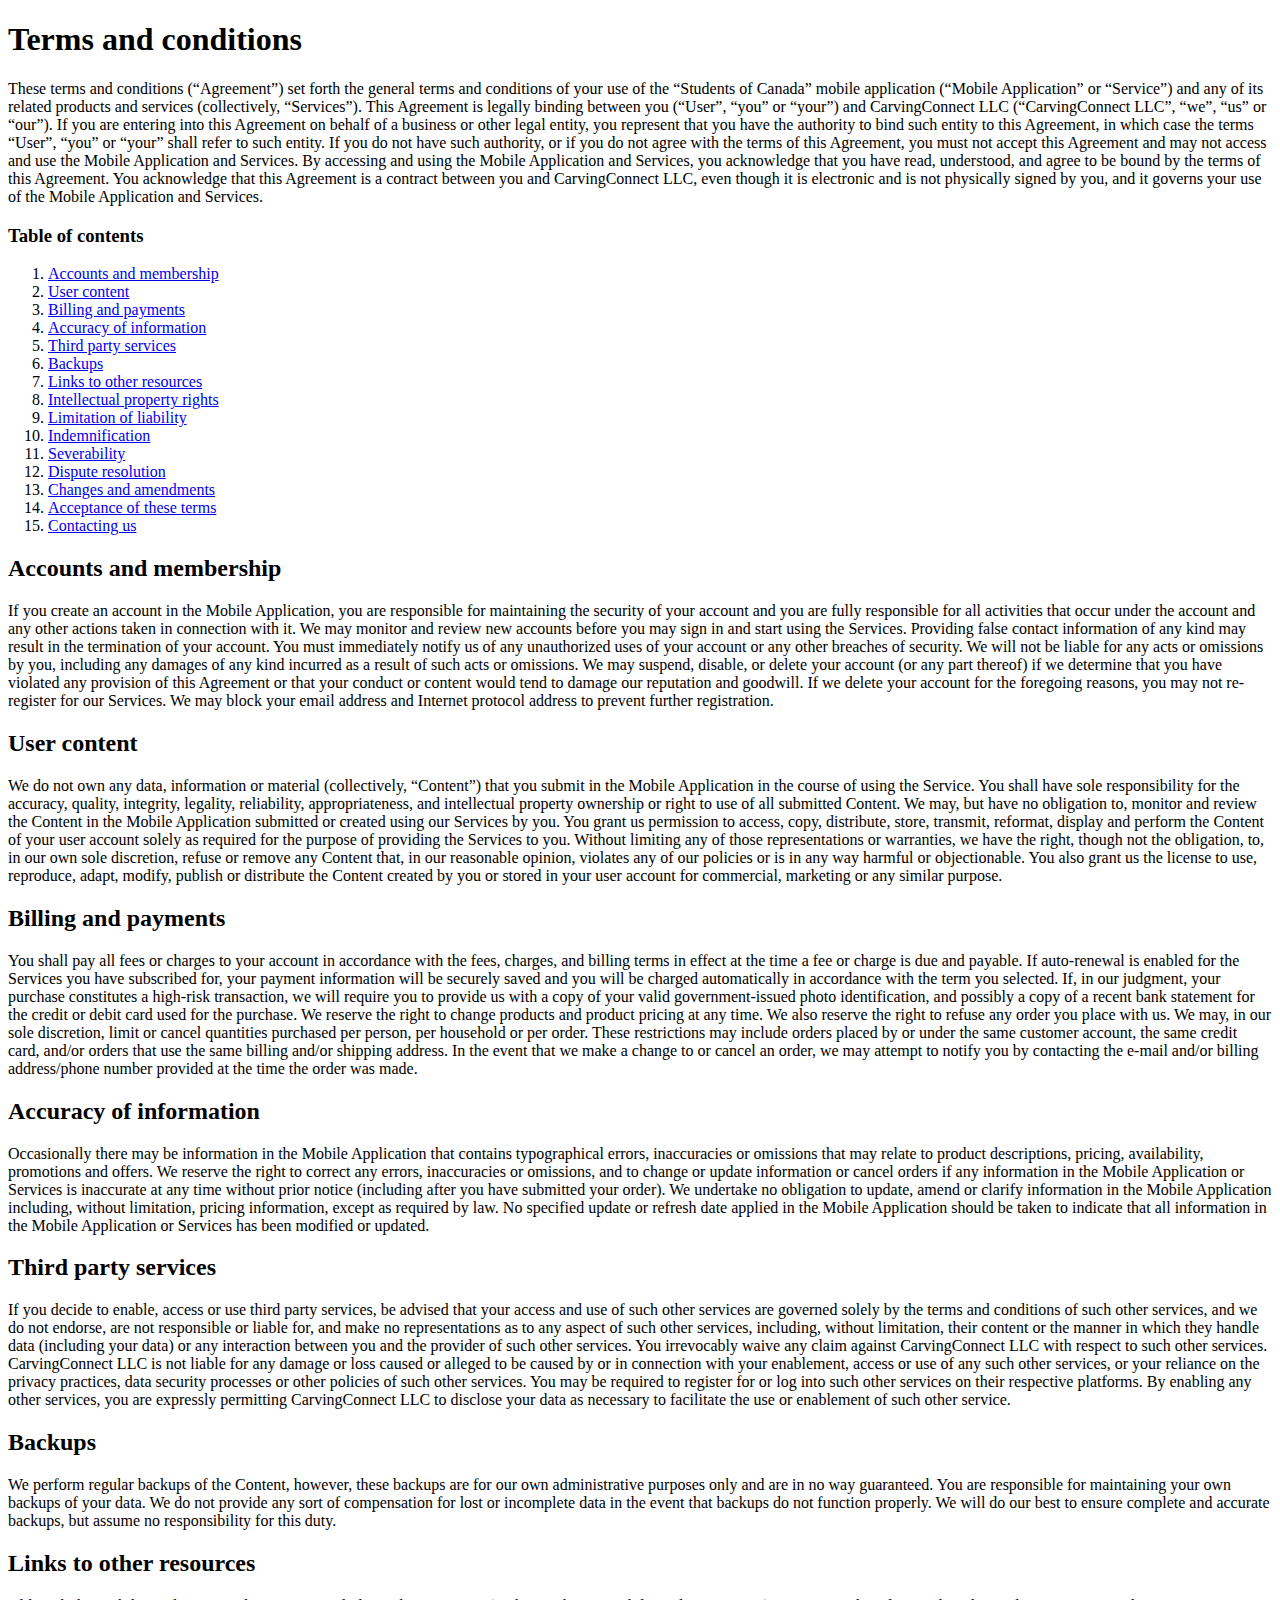
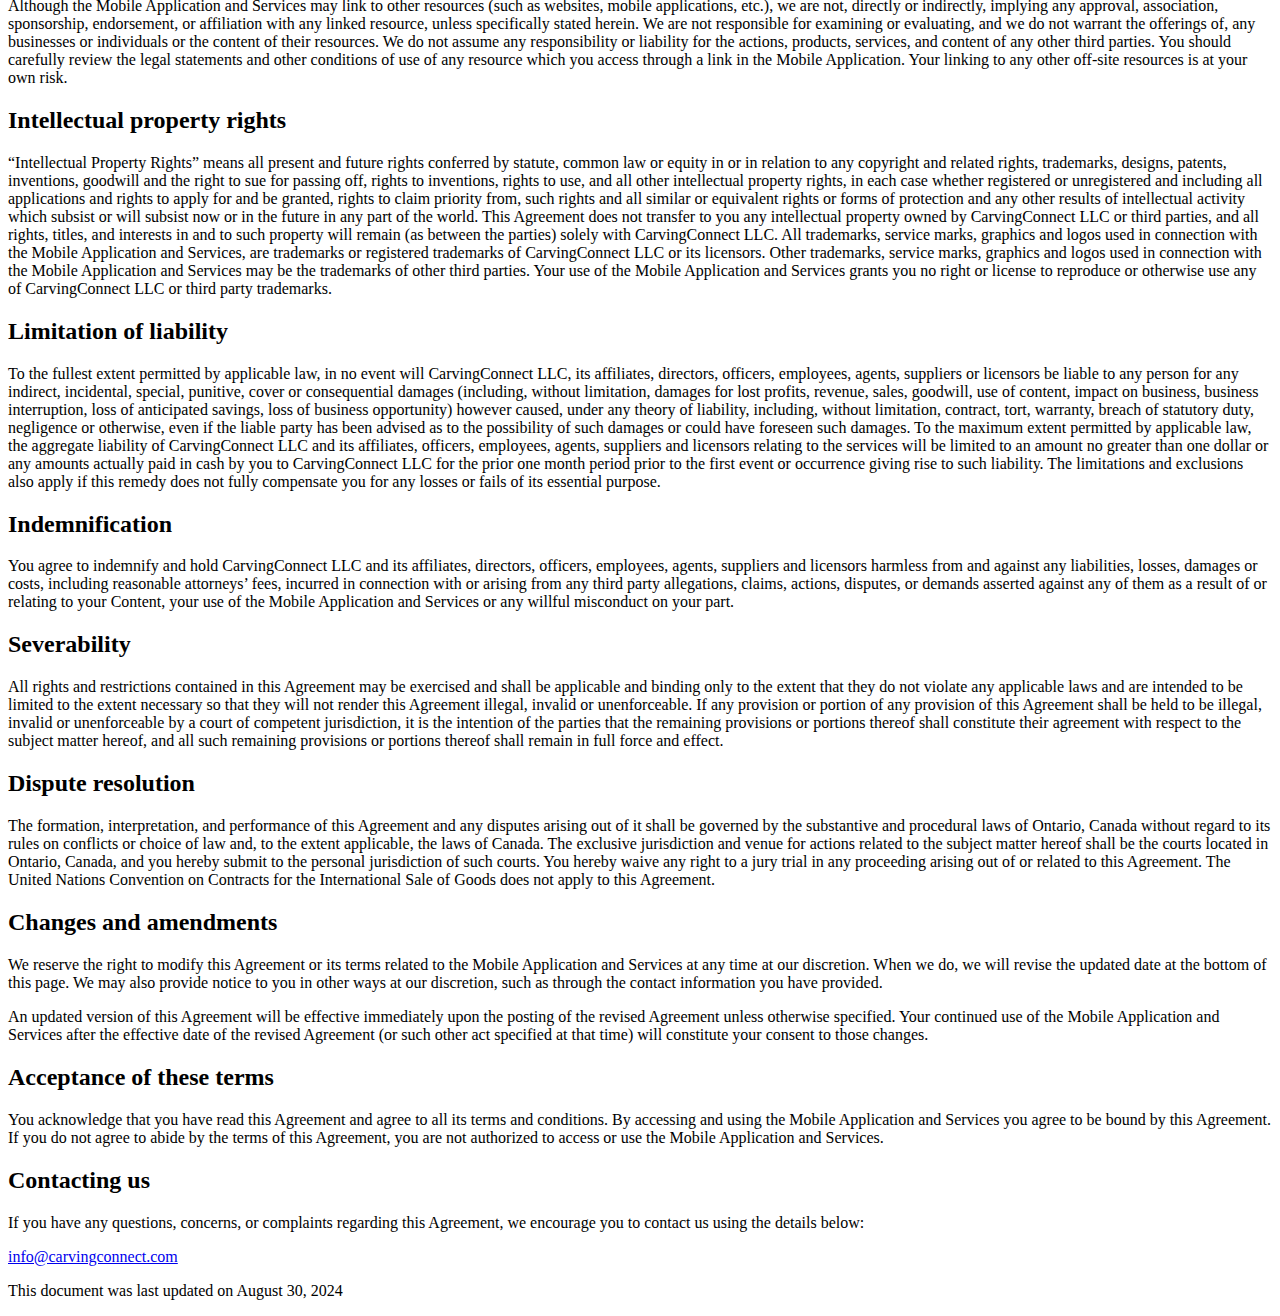
<file: privacypolicy.html>
<!DOCTYPE html>
<head>

</head>
<body>

    <h1>Terms and conditions</h1>
<p>These terms and conditions (“Agreement”) set forth the general terms and conditions of your use of the “Students of
    Canada” mobile application (“Mobile Application” or “Service”) and any of its related products and services
    (collectively, “Services”). This Agreement is legally binding between you (“User”, “you” or “your”) and
    CarvingConnect LLC (“CarvingConnect LLC”, “we”, “us” or “our”). If you are entering into this Agreement on behalf of
    a business or other legal entity, you represent that you have the authority to bind such entity to this Agreement,
    in which case the terms “User”, “you” or “your” shall refer to such entity. If you do not have such authority, or if
    you do not agree with the terms of this Agreement, you must not accept this Agreement and may not access and use the
    Mobile Application and Services. By accessing and using the Mobile Application and Services, you acknowledge that
    you have read, understood, and agree to be bound by the terms of this Agreement. You acknowledge that this Agreement
    is a contract between you and CarvingConnect LLC, even though it is electronic and is not physically signed by you,
    and it governs your use of the Mobile Application and Services.</p>
<div class="toc">
    <h3>Table of contents</h3>
    <ol class="toc">
        <li><a href="#accounts-and-membership">Accounts and membership</a></li>
        <li><a href="#user-content">User content</a></li>
        <li><a href="#billing-and-payments">Billing and payments</a></li>
        <li><a href="#accuracy-of-information">Accuracy of information</a></li>
        <li><a href="#third-party-services">Third party services</a></li>
        <li><a href="#backups">Backups</a></li>
        <li><a href="#links-to-other-resources">Links to other resources</a></li>
        <li><a href="#intellectual-property-rights">Intellectual property rights</a></li>
        <li><a href="#limitation-of-liability">Limitation of liability</a></li>
        <li><a href="#indemnification">Indemnification</a></li>
        <li><a href="#severability">Severability</a></li>
        <li><a href="#dispute-resolution">Dispute resolution</a></li>
        <li><a href="#changes-and-amendments">Changes and amendments</a></li>
        <li><a href="#acceptance-of-these-terms">Acceptance of these terms</a></li>
        <li><a href="#contacting-us">Contacting us</a></li>
    </ol>
</div>
<h2 id="accounts-and-membership">Accounts and membership</h2>
<p>If you create an account in the Mobile Application, you are responsible for maintaining the security of your account
    and you are fully responsible for all activities that occur under the account and any other actions taken in
    connection with it. We may monitor and review new accounts before you may sign in and start using the Services.
    Providing false contact information of any kind may result in the termination of your account. You must immediately
    notify us of any unauthorized uses of your account or any other breaches of security. We will not be liable for any
    acts or omissions by you, including any damages of any kind incurred as a result of such acts or omissions. We may
    suspend, disable, or delete your account (or any part thereof) if we determine that you have violated any provision
    of this Agreement or that your conduct or content would tend to damage our reputation and goodwill. If we delete
    your account for the foregoing reasons, you may not re-register for our Services. We may block your email address
    and Internet protocol address to prevent further registration.</p>
<h2 id="user-content">User content</h2>
<p>We do not own any data, information or material (collectively, “Content”) that you submit in the Mobile Application
    in the course of using the Service. You shall have sole responsibility for the accuracy, quality, integrity,
    legality, reliability, appropriateness, and intellectual property ownership or right to use of all submitted
    Content. We may, but have no obligation to, monitor and review the Content in the Mobile Application submitted or
    created using our Services by you. You grant us permission to access, copy, distribute, store, transmit, reformat,
    display and perform the Content of your user account solely as required for the purpose of providing the Services to
    you. Without limiting any of those representations or warranties, we have the right, though not the obligation, to,
    in our own sole discretion, refuse or remove any Content that, in our reasonable opinion, violates any of our
    policies or is in any way harmful or objectionable. You also grant us the license to use, reproduce, adapt, modify,
    publish or distribute the Content created by you or stored in your user account for commercial, marketing or any
    similar purpose.</p>
<h2 id="billing-and-payments">Billing and payments</h2>
<p>You shall pay all fees or charges to your account in accordance with the fees, charges, and billing terms in effect
    at the time a fee or charge is due and payable. If auto-renewal is enabled for the Services you have subscribed for,
    your payment information will be securely saved and you will be charged automatically in accordance with the term
    you selected. If, in our judgment, your purchase constitutes a high-risk transaction, we will require you to provide
    us with a copy of your valid government-issued photo identification, and possibly a copy of a recent bank statement
    for the credit or debit card used for the purchase. We reserve the right to change products and product pricing at
    any time. We also reserve the right to refuse any order you place with us. We may, in our sole discretion, limit or
    cancel quantities purchased per person, per household or per order. These restrictions may include orders placed by
    or under the same customer account, the same credit card, and/or orders that use the same billing and/or shipping
    address. In the event that we make a change to or cancel an order, we may attempt to notify you by contacting the
    e-mail and/or billing address/phone number provided at the time the order was made.</p>
<h2 id="accuracy-of-information">Accuracy of information</h2>
<p>Occasionally there may be information in the Mobile Application that contains typographical errors, inaccuracies or
    omissions that may relate to product descriptions, pricing, availability, promotions and offers. We reserve the
    right to correct any errors, inaccuracies or omissions, and to change or update information or cancel orders if any
    information in the Mobile Application or Services is inaccurate at any time without prior notice (including after
    you have submitted your order). We undertake no obligation to update, amend or clarify information in the Mobile
    Application including, without limitation, pricing information, except as required by law. No specified update or
    refresh date applied in the Mobile Application should be taken to indicate that all information in the Mobile
    Application or Services has been modified or updated.</p>
<h2 id="third-party-services">Third party services</h2>
<p>If you decide to enable, access or use third party services, be advised that your access and use of such other
    services are governed solely by the terms and conditions of such other services, and we do not endorse, are not
    responsible or liable for, and make no representations as to any aspect of such other services, including, without
    limitation, their content or the manner in which they handle data (including your data) or any interaction between
    you and the provider of such other services. You irrevocably waive any claim against CarvingConnect LLC with respect
    to such other services. CarvingConnect LLC is not liable for any damage or loss caused or alleged to be caused by or
    in connection with your enablement, access or use of any such other services, or your reliance on the privacy
    practices, data security processes or other policies of such other services. You may be required to register for or
    log into such other services on their respective platforms. By enabling any other services, you are expressly
    permitting CarvingConnect LLC to disclose your data as necessary to facilitate the use or enablement of such other
    service.</p>
<h2 id="backups">Backups</h2>
<p>We perform regular backups of the Content, however, these backups are for our own administrative purposes only and
    are in no way guaranteed. You are responsible for maintaining your own backups of your data. We do not provide any
    sort of compensation for lost or incomplete data in the event that backups do not function properly. We will do our
    best to ensure complete and accurate backups, but assume no responsibility for this duty.</p>
<h2 id="links-to-other-resources">Links to other resources</h2>
<p>Although the Mobile Application and Services may link to other resources (such as websites, mobile applications,
    etc.), we are not, directly or indirectly, implying any approval, association, sponsorship, endorsement, or
    affiliation with any linked resource, unless specifically stated herein. We are not responsible for examining or
    evaluating, and we do not warrant the offerings of, any businesses or individuals or the content of their resources.
    We do not assume any responsibility or liability for the actions, products, services, and content of any other third
    parties. You should carefully review the legal statements and other conditions of use of any resource which you
    access through a link in the Mobile Application. Your linking to any other off-site resources is at your own risk.
</p>
<h2 id="intellectual-property-rights">Intellectual property rights</h2>
<p>“Intellectual Property Rights” means all present and future rights conferred by statute, common law or equity in or
    in relation to any copyright and related rights, trademarks, designs, patents, inventions, goodwill and the right to
    sue for passing off, rights to inventions, rights to use, and all other intellectual property rights, in each case
    whether registered or unregistered and including all applications and rights to apply for and be granted, rights to
    claim priority from, such rights and all similar or equivalent rights or forms of protection and any other results
    of intellectual activity which subsist or will subsist now or in the future in any part of the world. This Agreement
    does not transfer to you any intellectual property owned by CarvingConnect LLC or third parties, and all rights,
    titles, and interests in and to such property will remain (as between the parties) solely with CarvingConnect LLC.
    All trademarks, service marks, graphics and logos used in connection with the Mobile Application and Services, are
    trademarks or registered trademarks of CarvingConnect LLC or its licensors. Other trademarks, service marks,
    graphics and logos used in connection with the Mobile Application and Services may be the trademarks of other third
    parties. Your use of the Mobile Application and Services grants you no right or license to reproduce or otherwise
    use any of CarvingConnect LLC or third party trademarks.</p>
<h2 id="limitation-of-liability">Limitation of liability</h2>
<p>To the fullest extent permitted by applicable law, in no event will CarvingConnect LLC, its affiliates, directors,
    officers, employees, agents, suppliers or licensors be liable to any person for any indirect, incidental, special,
    punitive, cover or consequential damages (including, without limitation, damages for lost profits, revenue, sales,
    goodwill, use of content, impact on business, business interruption, loss of anticipated savings, loss of business
    opportunity) however caused, under any theory of liability, including, without limitation, contract, tort, warranty,
    breach of statutory duty, negligence or otherwise, even if the liable party has been advised as to the possibility
    of such damages or could have foreseen such damages. To the maximum extent permitted by applicable law, the
    aggregate liability of CarvingConnect LLC and its affiliates, officers, employees, agents, suppliers and licensors
    relating to the services will be limited to an amount no greater than one dollar or any amounts actually paid in
    cash by you to CarvingConnect LLC for the prior one month period prior to the first event or occurrence giving rise
    to such liability. The limitations and exclusions also apply if this remedy does not fully compensate you for any
    losses or fails of its essential purpose.</p>
<h2 id="indemnification">Indemnification</h2>
<p>You agree to indemnify and hold CarvingConnect LLC and its affiliates, directors, officers, employees, agents,
    suppliers and licensors harmless from and against any liabilities, losses, damages or costs, including reasonable
    attorneys’ fees, incurred in connection with or arising from any third party allegations, claims, actions, disputes,
    or demands asserted against any of them as a result of or relating to your Content, your use of the Mobile
    Application and Services or any willful misconduct on your part.</p>
<h2 id="severability">Severability</h2>
<p>All rights and restrictions contained in this Agreement may be exercised and shall be applicable and binding only to
    the extent that they do not violate any applicable laws and are intended to be limited to the extent necessary so
    that they will not render this Agreement illegal, invalid or unenforceable. If any provision or portion of any
    provision of this Agreement shall be held to be illegal, invalid or unenforceable by a court of competent
    jurisdiction, it is the intention of the parties that the remaining provisions or portions thereof shall constitute
    their agreement with respect to the subject matter hereof, and all such remaining provisions or portions thereof
    shall remain in full force and effect.</p>
<h2 id="dispute-resolution">Dispute resolution</h2>
<p>The formation, interpretation, and performance of this Agreement and any disputes arising out of it shall be governed
    by the substantive and procedural laws of Ontario, Canada without regard to its rules on conflicts or choice of law
    and, to the extent applicable, the laws of Canada. The exclusive jurisdiction and venue for actions related to the
    subject matter hereof shall be the courts located in Ontario, Canada, and you hereby submit to the personal
    jurisdiction of such courts. You hereby waive any right to a jury trial in any proceeding arising out of or related
    to this Agreement. The United Nations Convention on Contracts for the International Sale of Goods does not apply to
    this Agreement.</p>
<h2 id="changes-and-amendments">Changes and amendments</h2>
<p>We reserve the right to modify this Agreement or its terms related to the Mobile Application and Services at any time
    at our discretion. When we do, we will revise the updated date at the bottom of this page. We may also provide
    notice to you in other ways at our discretion, such as through the contact information you have provided.</p>
<p>An updated version of this Agreement will be effective immediately upon the posting of the revised Agreement unless
    otherwise specified. Your continued use of the Mobile Application and Services after the effective date of the
    revised Agreement (or such other act specified at that time) will constitute your consent to those changes.</p>
<h2 id="acceptance-of-these-terms">Acceptance of these terms</h2>
<p>You acknowledge that you have read this Agreement and agree to all its terms and conditions. By accessing and using
    the Mobile Application and Services you agree to be bound by this Agreement. If you do not agree to abide by the
    terms of this Agreement, you are not authorized to access or use the Mobile Application and Services.</p>
<h2 id="contacting-us">Contacting us</h2>
<p>If you have any questions, concerns, or complaints regarding this Agreement, we encourage you to contact us using the
    details below:</p>
<p><a href="mailto:info@carvingconnect.com">info@carvingconnect.com</a>
</p>
<p>This document was last updated on August 30, 2024


</body>
</file>
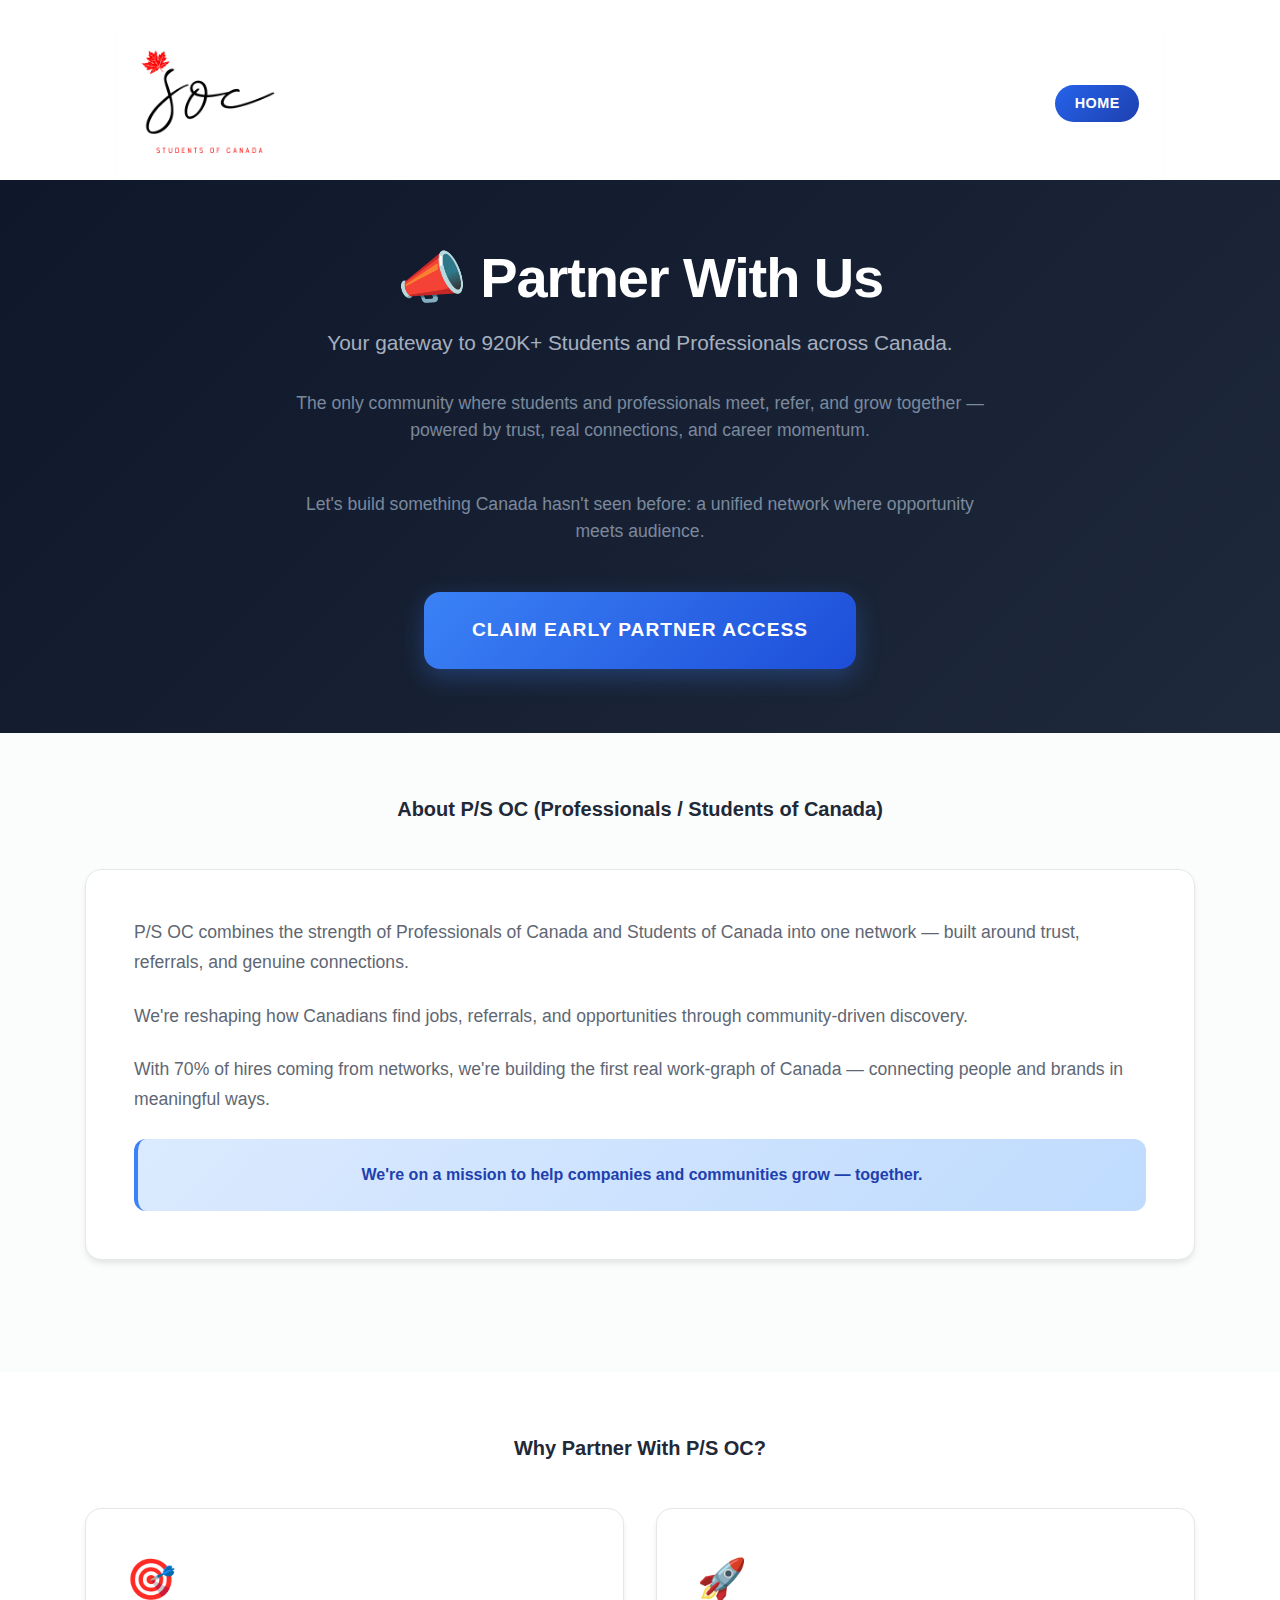
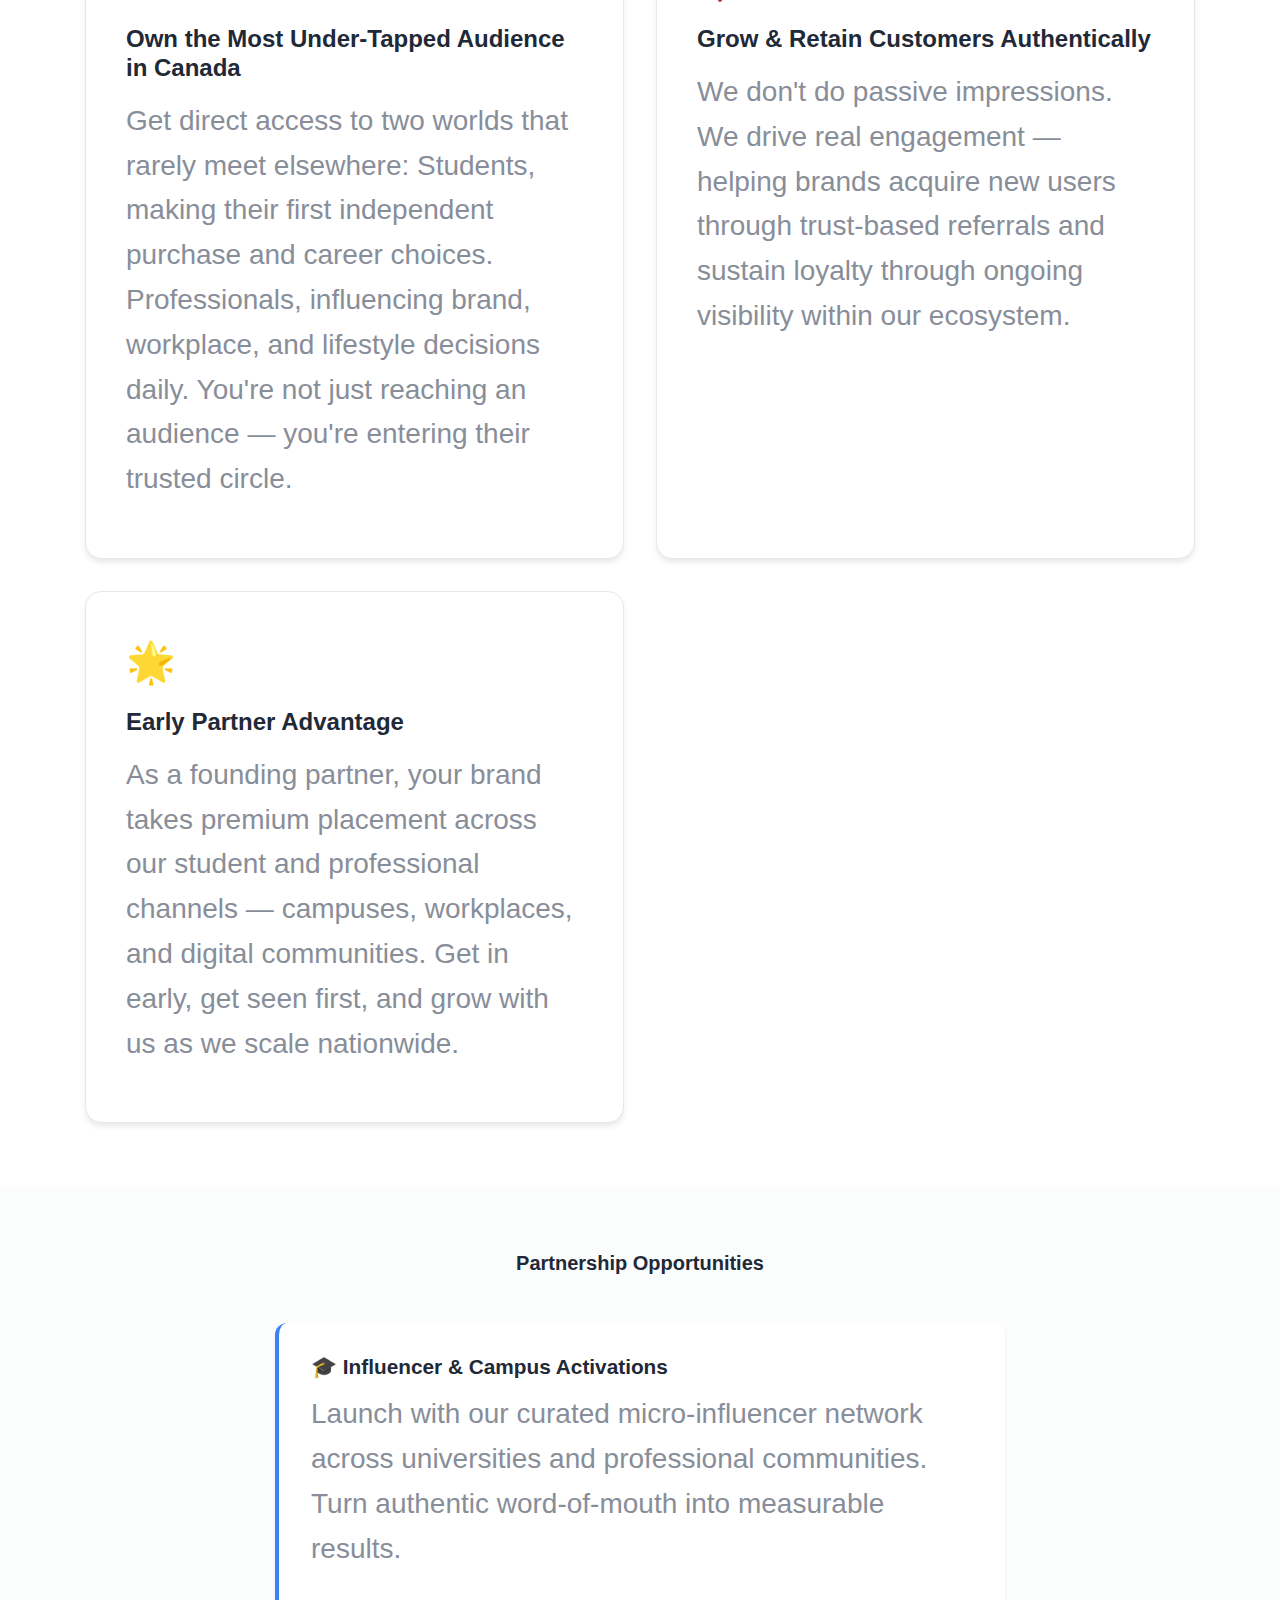
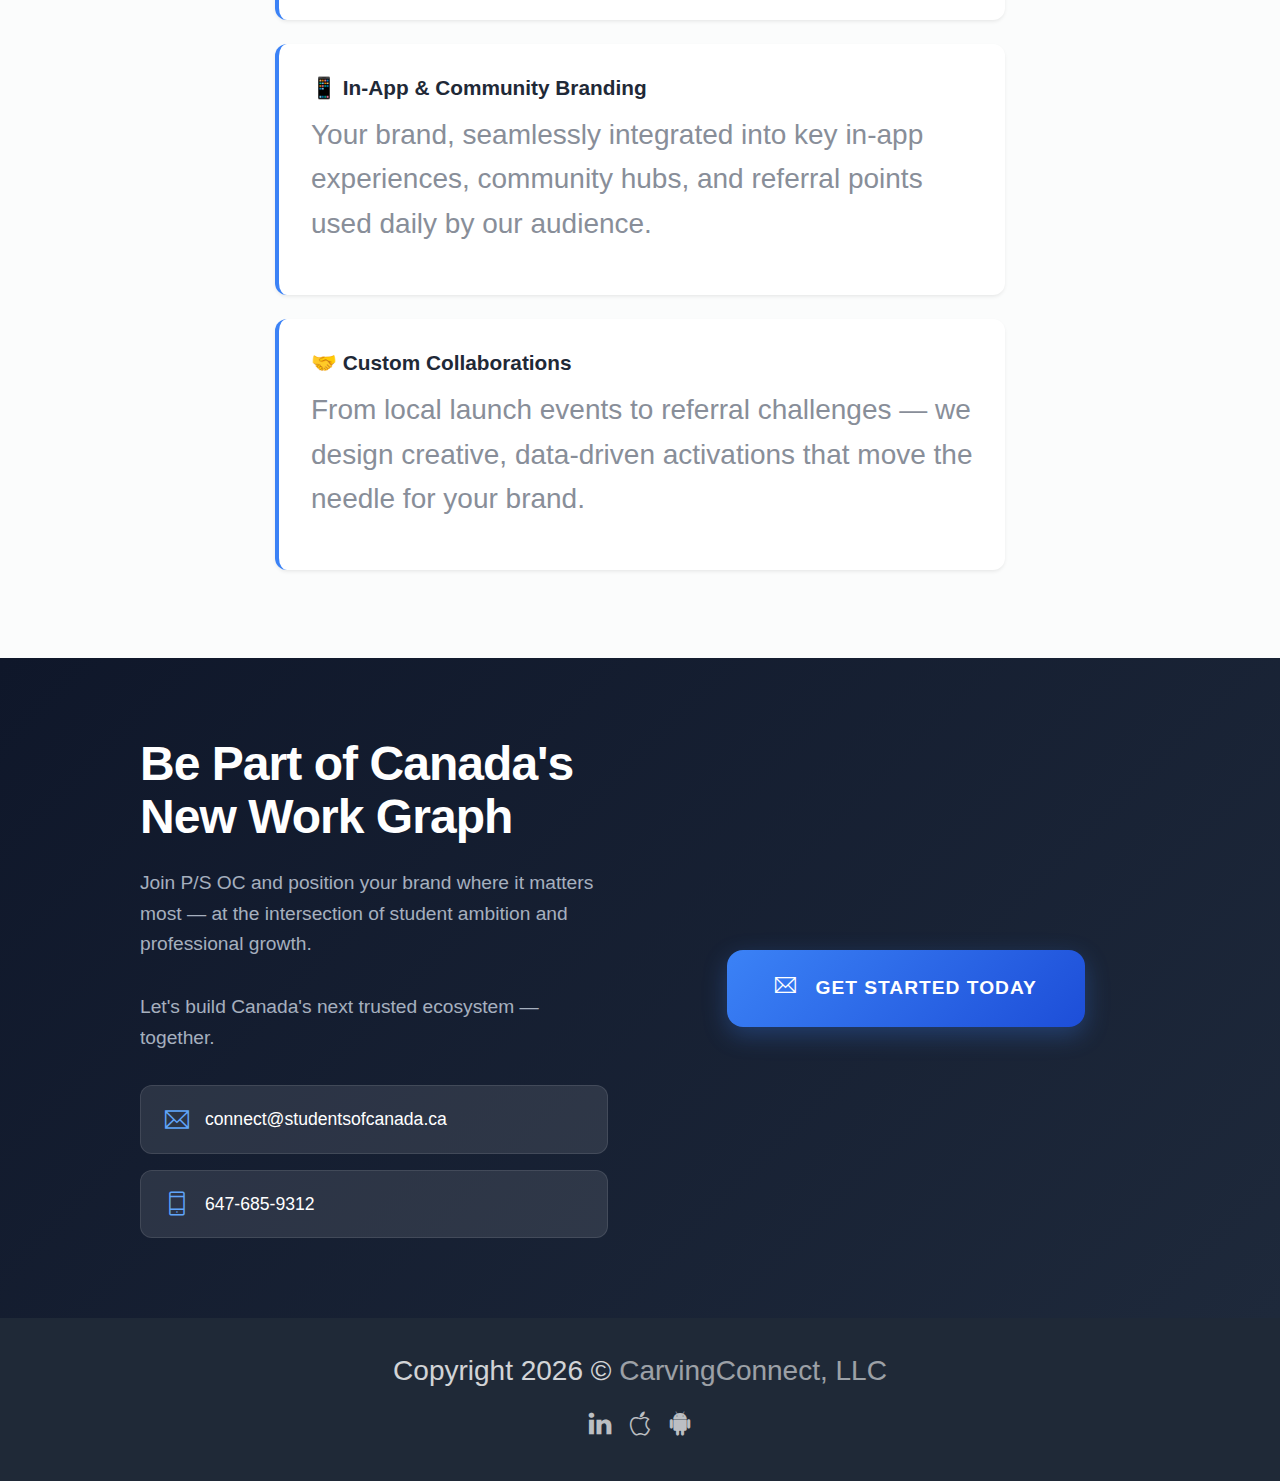
<file: promote.html>
<!DOCTYPE html>
<html lang="en">
<head>
    <meta charset="utf-8">
    <meta name="viewport" content="width=device-width, initial-scale=1, shrink-to-fit=no">
    <meta name="description" content="Partner with P/S OC - Your gateway to 920K+ Students and Professionals across Canada. Join Canada's unified network where opportunity meets audience.">
    <meta name="author" content="P/S OC">
    <title>Partner With Us - P/S OC</title>

    <!-- font icons -->
    <link rel="stylesheet" href="assets/vendors/themify-icons/css/themify-icons.css">

    <!-- Bootstrap + Creative Studio main styles -->
    <link rel="stylesheet" href="assets/css/creative-studio.css">

    <style>
        /* prevent content from sitting under the header */
        body { padding-top: 180px; }
        @media (max-width: 768px) { body { padding-top: 180px; } }

        .navbar-nav {
            display: flex;
            align-items: center;
        }

        .home-btn {
            background: linear-gradient(135deg, #2563eb 0%, #1e40af 100%);
            color: white;
            padding: 0.5rem 1.2rem;
            border-radius: 20px;
            font-weight: 600;
            transition: all 0.3s ease;
            text-decoration: none;
            border: none;
            font-size: 0.9rem;
            text-transform: uppercase;
            letter-spacing: 0.5px;
        }

        .home-btn:hover {
            transform: translateY(-2px);
            box-shadow: 0 4px 15px rgba(0, 0, 0, 0.2);
            color: white;
        }

        /* New promote page styles */
        .hero {
            background: linear-gradient(135deg, #0f172a 0%, #1e293b 100%);
            color: white;
            padding: 4rem 0;
            text-align: center;
        }
        .hero .title {
            font-size: 3.5rem;
            font-weight: 800;
            margin-bottom: 1rem;
            letter-spacing: -0.02em;
        }
        .hero .subtitle {
            font-size: 1.3rem;
            color: #cbd5e1;
            margin-bottom: 2rem;
            max-width: 800px;
            margin-left: auto;
            margin-right: auto;
        }
        .hero .description {
            font-size: 1.1rem;
            color: #94a3b8;
            margin-bottom: 3rem;
            max-width: 700px;
            margin-left: auto;
            margin-right: auto;
        }
        .cta-button {
            background: linear-gradient(135deg, #3b82f6 0%, #1d4ed8 100%);
            color: white;
            padding: 1rem 2.5rem;
            border-radius: 30px;
            text-decoration: none;
            font-weight: 700;
            font-size: 1.1rem;
            text-transform: uppercase;
            letter-spacing: 0.5px;
            display: inline-block;
            transition: all 0.3s ease;
            box-shadow: 0 4px 15px rgba(59, 130, 246, 0.3);
        }
        .cta-button:hover {
            transform: translateY(-2px);
            box-shadow: 0 6px 20px rgba(59, 130, 246, 0.4);
            color: white;
        }

        .section {
            padding: 4rem 0;
        }
        .section-title {
            font-size: 2.5rem;
            font-weight: 700;
            text-align: center;
            margin-bottom: 3rem;
            color: #1f2937;
        }
        .section-subtitle {
            font-size: 1.2rem;
            color: #6b7280;
            text-align: center;
            margin-bottom: 3rem;
            max-width: 800px;
            margin-left: auto;
            margin-right: auto;
        }

        .about-card {
            background: white;
            border-radius: 16px;
            padding: 3rem;
            box-shadow: 0 4px 6px -1px rgba(0, 0, 0, 0.1);
            border: 1px solid #e5e7eb;
            margin-bottom: 3rem;
        }
        .about-text {
            font-size: 1.1rem;
            line-height: 1.7;
            color: #374151;
            margin-bottom: 1.5rem;
        }
        .mission-text {
            background: linear-gradient(135deg, #dbeafe 0%, #bfdbfe 100%);
            padding: 1.5rem;
            border-radius: 12px;
            border-left: 4px solid #3b82f6;
            font-weight: 600;
            color: #1e40af;
            text-align: center;
        }

        .features-grid {
            display: grid;
            grid-template-columns: repeat(auto-fit, minmax(350px, 1fr));
            gap: 2rem;
            margin-top: 3rem;
        }
        .feature-card {
            background: white;
            border-radius: 16px;
            padding: 2.5rem;
            box-shadow: 0 4px 6px -1px rgba(0, 0, 0, 0.1);
            border: 1px solid #e5e7eb;
            transition: all 0.3s ease;
        }
        .feature-card:hover {
            transform: translateY(-4px);
            box-shadow: 0 10px 25px -3px rgba(0, 0, 0, 0.1);
        }
        .feature-icon {
            font-size: 2.5rem;
            margin-bottom: 1rem;
            display: block;
        }
        .feature-title {
            font-size: 1.5rem;
            font-weight: 700;
            margin-bottom: 1rem;
            color: #1f2937;
        }
        .feature-description {
            color: #6b7280;
            line-height: 1.6;
        }

        .opportunities-section {
            background: #f8fafc;
        }
        .opportunity-card {
            background: white;
            border-radius: 12px;
            padding: 2rem;
            margin-bottom: 1.5rem;
            box-shadow: 0 2px 4px -1px rgba(0, 0, 0, 0.1);
            border-left: 4px solid #3b82f6;
            transition: all 0.3s ease;
        }
        .opportunity-card:hover {
            transform: translateX(4px);
            box-shadow: 0 4px 6px -1px rgba(0, 0, 0, 0.1);
        }
        .opportunity-title {
            font-size: 1.3rem;
            font-weight: 700;
            margin-bottom: 0.75rem;
            color: #1f2937;
        }
        .opportunity-description {
            color: #6b7280;
            line-height: 1.6;
        }

        .contact-section {
            background: linear-gradient(135deg, #0f172a 0%, #1e293b 100%);
            color: white;
            padding: 5rem 0;
        }
        .contact-container {
            max-width: 1000px;
            margin: 0 auto;
        }
        .contact-grid {
            display: grid;
            grid-template-columns: 1fr 1fr;
            gap: 4rem;
            align-items: center;
        }
        .contact-content {
            text-align: left;
        }
        .contact-title {
            font-size: 3rem;
            font-weight: 800;
            margin-bottom: 1.5rem;
            line-height: 1.1;
            letter-spacing: -0.02em;
        }
        .contact-subtitle {
            font-size: 1.2rem;
            color: #cbd5e1;
            margin-bottom: 2rem;
            line-height: 1.6;
        }
        .contact-actions {
            display: flex;
            flex-direction: column;
            gap: 1rem;
        }
        .contact-item {
            display: flex;
            align-items: center;
            gap: 1rem;
            background: rgba(255, 255, 255, 0.1);
            padding: 1.25rem 1.5rem;
            border-radius: 12px;
            text-decoration: none;
            color: white;
            transition: all 0.3s ease;
            border: 1px solid rgba(255, 255, 255, 0.1);
        }
        .contact-item:hover {
            background: rgba(255, 255, 255, 0.15);
            color: white;
            transform: translateY(-2px);
        }
        .contact-item i {
            font-size: 1.5rem;
            color: #60a5fa;
        }
        .contact-item span {
            font-size: 1.1rem;
            font-weight: 500;
        }
        .cta-side {
            text-align: center;
        }
        .cta-button {
            background: linear-gradient(135deg, #3b82f6 0%, #1d4ed8 100%);
            color: white;
            padding: 1.5rem 3rem;
            border-radius: 16px;
            text-decoration: none;
            font-weight: 700;
            font-size: 1.2rem;
            text-transform: uppercase;
            letter-spacing: 1px;
            display: inline-block;
            transition: all 0.3s ease;
            box-shadow: 0 8px 25px rgba(59, 130, 246, 0.3);
            border: none;
        }
        .cta-button:hover {
            transform: translateY(-3px);
            box-shadow: 0 12px 35px rgba(59, 130, 246, 0.4);
            color: white;
        }
        .cta-button i {
            margin-right: 0.75rem;
            font-size: 1.3rem;
        }

        .footer {
            background: #1f2937;
            color: white;
            padding: 2rem 0;
            text-align: center;
        }
        .social-links {
            display: flex;
            justify-content: center;
            gap: 1rem;
            margin-top: 1rem;
        }
        .social-links a {
            color: white;
            font-size: 1.5rem;
            transition: all 0.3s ease;
        }
        .social-links a:hover {
            color: #3b82f6;
            transform: translateY(-2px);
        }

        @media (max-width: 768px) {
            .hero .title { font-size: 2.5rem; }
            .hero .subtitle { font-size: 1.1rem; }
            .section-title { font-size: 2rem; }
            .features-grid { grid-template-columns: 1fr; }
            .about-card, .feature-card { padding: 2rem; }
            .contact-grid { 
                grid-template-columns: 1fr; 
                gap: 2rem; 
                text-align: center;
            }
            .contact-content { text-align: center; }
            .contact-title { font-size: 2.5rem; }
            .contact-actions { align-items: center; }
            .contact-item { justify-content: center; }
        }
    </style>
</head>
<body data-spy="scroll" data-target=".navbar" data-offset="40" id="home">
    
    <!-- Page Navigation -->
    <nav class="navbar custom-navbar navbar-expand-lg navbar-dark" data-spy="affix" data-offset-top="20">
        <div class="container">
            <a class="navbar-brand" href="index.html">
                <img src="assets/imgs/logo.png" alt="P/S OC">
            </a>
            <div class="navbar-nav ms-auto">
                <a href="index.html" class="home-btn">Home</a>
            </div>
        </div>
    </nav>
    <!-- End Of Page Navigation -->

    <!-- Hero Section -->
    <section class="hero">
        <div class="container">
            <div class="row">
                <div class="col-lg-10 mx-auto">
                    <h1 class="title">📣 Partner With Us</h1>
                    <p class="subtitle">Your gateway to 920K+ Students and Professionals across Canada.</p>
                    <p class="description">The only community where students and professionals meet, refer, and grow together — powered by trust, real connections, and career momentum.</p>
                    <p class="description">Let's build something Canada hasn't seen before: a unified network where opportunity meets audience.</p>
                    <a href="#contact" class="cta-button">Claim Early Partner Access</a>
                </div>
            </div>
        </div>
    </section>

    <!-- About Section -->
    <section class="section">
        <div class="container">
            <h2 class="section-title">About P/S OC (Professionals / Students of Canada)</h2>
            <div class="about-card">
                <p class="about-text">P/S OC combines the strength of Professionals of Canada and Students of Canada into one network — built around trust, referrals, and genuine connections.</p>
                <p class="about-text">We're reshaping how Canadians find jobs, referrals, and opportunities through community-driven discovery.</p>
                <p class="about-text">With 70% of hires coming from networks, we're building the first real work-graph of Canada — connecting people and brands in meaningful ways.</p>
                <div class="mission-text">We're on a mission to help companies and communities grow — together.</div>
            </div>
        </div>
    </section>

    <!-- Why Partner Section -->
    <section class="section">
        <div class="container">
            <h2 class="section-title">Why Partner With P/S OC?</h2>
            
            <div class="features-grid">
                <div class="feature-card">
                    <span class="feature-icon">🎯</span>
                    <h3 class="feature-title">Own the Most Under-Tapped Audience in Canada</h3>
                    <p class="feature-description">Get direct access to two worlds that rarely meet elsewhere: Students, making their first independent purchase and career choices. Professionals, influencing brand, workplace, and lifestyle decisions daily. You're not just reaching an audience — you're entering their trusted circle.</p>
                </div>
                
                <div class="feature-card">
                    <span class="feature-icon">🚀</span>
                    <h3 class="feature-title">Grow & Retain Customers Authentically</h3>
                    <p class="feature-description">We don't do passive impressions. We drive real engagement — helping brands acquire new users through trust-based referrals and sustain loyalty through ongoing visibility within our ecosystem.</p>
                </div>
                
                <div class="feature-card">
                    <span class="feature-icon">🌟</span>
                    <h3 class="feature-title">Early Partner Advantage</h3>
                    <p class="feature-description">As a founding partner, your brand takes premium placement across our student and professional channels — campuses, workplaces, and digital communities. Get in early, get seen first, and grow with us as we scale nationwide.</p>
                </div>
            </div>
        </div>
    </section>

    <!-- Partnership Opportunities -->
    <section class="section opportunities-section">
        <div class="container">
            <h2 class="section-title">Partnership Opportunities</h2>
            
            <div class="row">
                <div class="col-lg-8 mx-auto">
                    <div class="opportunity-card">
                        <h3 class="opportunity-title">🎓 Influencer & Campus Activations</h3>
                        <p class="opportunity-description">Launch with our curated micro-influencer network across universities and professional communities. Turn authentic word-of-mouth into measurable results.</p>
                    </div>
                    
                    <div class="opportunity-card">
                        <h3 class="opportunity-title">📱 In-App & Community Branding</h3>
                        <p class="opportunity-description">Your brand, seamlessly integrated into key in-app experiences, community hubs, and referral points used daily by our audience.</p>
                    </div>
                    
                    <div class="opportunity-card">
                        <h3 class="opportunity-title">🤝 Custom Collaborations</h3>
                        <p class="opportunity-description">From local launch events to referral challenges — we design creative, data-driven activations that move the needle for your brand.</p>
                    </div>
                </div>
            </div>
        </div>
    </section>

    <!-- Call to Action -->
    <section class="contact-section" id="contact">
        <div class="container">
            <div class="contact-container">
                <div class="contact-grid">
                    <div class="contact-content">
                        <h2 class="contact-title">Be Part of Canada's New Work Graph</h2>
                        <p class="contact-subtitle">Join P/S OC and position your brand where it matters most — at the intersection of student ambition and professional growth.</p>
                        <p class="contact-subtitle">Let's build Canada's next trusted ecosystem — together.</p>
                        
                        <div class="contact-actions">
                            <a href="mailto:connect@studentsofcanada.ca" class="contact-item">
                                <i class="ti-email"></i>
                                <span>connect@studentsofcanada.ca</span>
                            </a>
                            <a href="tel:647-685-9312" class="contact-item">
                                <i class="ti-mobile"></i>
                                <span>647-685-9312</span>
                            </a>
                        </div>
                    </div>
                    
                    <div class="cta-side">
                        <a href="mailto:connect@studentsofcanada.ca" class="cta-button">
                            <i class="ti-email"></i> Get Started Today
                        </a>
                    </div>
                </div>
            </div>
        </div>
    </section>

    <!-- Footer -->
    <footer class="footer">
        <div class="container">
            <p>Copyright <script>document.write(new Date().getFullYear())</script> &copy; <a href="#" style="color: white;">CarvingConnect, LLC</a></p>
            <div class="social-links">
                <a href="https://www.linkedin.com/company/students-of-canada/" target="_blank"><i class="ti-linkedin"></i></a>
                <a href="https://apps.apple.com/ca/app/students-of-canada/id6670703185" target="_blank"><i class="ti-apple"></i></a>
                <a href="https://play.google.com/store/apps/details?id=com.app.soc" target="_blank"><i class="ti-android"></i></a>
            </div>
        </div>
    </footer>

    <!-- core  -->
    <script src="assets/vendors/jquery/jquery-3.4.1.js"></script>
    <script src="assets/vendors/bootstrap/bootstrap.bundle.js"></script>

    <!-- bootstrap affix -->
    <script src="assets/vendors/bootstrap/bootstrap.affix.js"></script>

    <!-- Creative Studio js -->
    <script src="assets/js/creative-studio.js"></script>

</body>
</html>
</file>
<file: assets/vendors/themify-icons/css/themify-icons.css>
@font-face {
	font-family: 'themify';
	src:url("../fonts/themify.eot?-fvbane");
	src:url("../fonts/themify.eot?#iefix-fvbane") format("embedded-opentype"),
		url("../fonts/themify.woff?-fvbane") format("woff"),
		url("../fonts/themify.ttf?-fvbane") format("truetype"),
		url("../fonts/themify.svg?-fvbane#themify") format("svg");
	font-weight: normal;
	font-style: normal;
}

[class^="ti-"], [class*=" ti-"] {
	font-family: 'themify';
	speak: none;
	font-style: normal;
	font-weight: normal;
	font-variant: normal;
	text-transform: none;
	line-height: 1;

	/* Better Font Rendering =========== */
	-webkit-font-smoothing: antialiased;
	-moz-osx-font-smoothing: grayscale;
}

.ti-wand:before {
	content: "\e600";
}
.ti-volume:before {
	content: "\e601";
}
.ti-user:before {
	content: "\e602";
}
.ti-unlock:before {
	content: "\e603";
}
.ti-unlink:before {
	content: "\e604";
}
.ti-trash:before {
	content: "\e605";
}
.ti-thought:before {
	content: "\e606";
}
.ti-target:before {
	content: "\e607";
}
.ti-tag:before {
	content: "\e608";
}
.ti-tablet:before {
	content: "\e609";
}
.ti-star:before {
	content: "\e60a";
}
.ti-spray:before {
	content: "\e60b";
}
.ti-signal:before {
	content: "\e60c";
}
.ti-shopping-cart:before {
	content: "\e60d";
}
.ti-shopping-cart-full:before {
	content: "\e60e";
}
.ti-settings:before {
	content: "\e60f";
}
.ti-search:before {
	content: "\e610";
}
.ti-zoom-in:before {
	content: "\e611";
}
.ti-zoom-out:before {
	content: "\e612";
}
.ti-cut:before {
	content: "\e613";
}
.ti-ruler:before {
	content: "\e614";
}
.ti-ruler-pencil:before {
	content: "\e615";
}
.ti-ruler-alt:before {
	content: "\e616";
}
.ti-bookmark:before {
	content: "\e617";
}
.ti-bookmark-alt:before {
	content: "\e618";
}
.ti-reload:before {
	content: "\e619";
}
.ti-plus:before {
	content: "\e61a";
}
.ti-pin:before {
	content: "\e61b";
}
.ti-pencil:before {
	content: "\e61c";
}
.ti-pencil-alt:before {
	content: "\e61d";
}
.ti-paint-roller:before {
	content: "\e61e";
}
.ti-paint-bucket:before {
	content: "\e61f";
}
.ti-na:before {
	content: "\e620";
}
.ti-mobile:before {
	content: "\e621";
}
.ti-minus:before {
	content: "\e622";
}
.ti-medall:before {
	content: "\e623";
}
.ti-medall-alt:before {
	content: "\e624";
}
.ti-marker:before {
	content: "\e625";
}
.ti-marker-alt:before {
	content: "\e626";
}
.ti-arrow-up:before {
	content: "\e627";
}
.ti-arrow-right:before {
	content: "\e628";
}
.ti-arrow-left:before {
	content: "\e629";
}
.ti-arrow-down:before {
	content: "\e62a";
}
.ti-lock:before {
	content: "\e62b";
}
.ti-location-arrow:before {
	content: "\e62c";
}
.ti-link:before {
	content: "\e62d";
}
.ti-layout:before {
	content: "\e62e";
}
.ti-layers:before {
	content: "\e62f";
}
.ti-layers-alt:before {
	content: "\e630";
}
.ti-key:before {
	content: "\e631";
}
.ti-import:before {
	content: "\e632";
}
.ti-image:before {
	content: "\e633";
}
.ti-heart:before {
	content: "\e634";
}
.ti-heart-broken:before {
	content: "\e635";
}
.ti-hand-stop:before {
	content: "\e636";
}
.ti-hand-open:before {
	content: "\e637";
}
.ti-hand-drag:before {
	content: "\e638";
}
.ti-folder:before {
	content: "\e639";
}
.ti-flag:before {
	content: "\e63a";
}
.ti-flag-alt:before {
	content: "\e63b";
}
.ti-flag-alt-2:before {
	content: "\e63c";
}
.ti-eye:before {
	content: "\e63d";
}
.ti-export:before {
	content: "\e63e";
}
.ti-exchange-vertical:before {
	content: "\e63f";
}
.ti-desktop:before {
	content: "\e640";
}
.ti-cup:before {
	content: "\e641";
}
.ti-crown:before {
	content: "\e642";
}
.ti-comments:before {
	content: "\e643";
}
.ti-comment:before {
	content: "\e644";
}
.ti-comment-alt:before {
	content: "\e645";
}
.ti-close:before {
	content: "\e646";
}
.ti-clip:before {
	content: "\e647";
}
.ti-angle-up:before {
	content: "\e648";
}
.ti-angle-right:before {
	content: "\e649";
}
.ti-angle-left:before {
	content: "\e64a";
}
.ti-angle-down:before {
	content: "\e64b";
}
.ti-check:before {
	content: "\e64c";
}
.ti-check-box:before {
	content: "\e64d";
}
.ti-camera:before {
	content: "\e64e";
}
.ti-announcement:before {
	content: "\e64f";
}
.ti-brush:before {
	content: "\e650";
}
.ti-briefcase:before {
	content: "\e651";
}
.ti-bolt:before {
	content: "\e652";
}
.ti-bolt-alt:before {
	content: "\e653";
}
.ti-blackboard:before {
	content: "\e654";
}
.ti-bag:before {
	content: "\e655";
}
.ti-move:before {
	content: "\e656";
}
.ti-arrows-vertical:before {
	content: "\e657";
}
.ti-arrows-horizontal:before {
	content: "\e658";
}
.ti-fullscreen:before {
	content: "\e659";
}
.ti-arrow-top-right:before {
	content: "\e65a";
}
.ti-arrow-top-left:before {
	content: "\e65b";
}
.ti-arrow-circle-up:before {
	content: "\e65c";
}
.ti-arrow-circle-right:before {
	content: "\e65d";
}
.ti-arrow-circle-left:before {
	content: "\e65e";
}
.ti-arrow-circle-down:before {
	content: "\e65f";
}
.ti-angle-double-up:before {
	content: "\e660";
}
.ti-angle-double-right:before {
	content: "\e661";
}
.ti-angle-double-left:before {
	content: "\e662";
}
.ti-angle-double-down:before {
	content: "\e663";
}
.ti-zip:before {
	content: "\e664";
}
.ti-world:before {
	content: "\e665";
}
.ti-wheelchair:before {
	content: "\e666";
}
.ti-view-list:before {
	content: "\e667";
}
.ti-view-list-alt:before {
	content: "\e668";
}
.ti-view-grid:before {
	content: "\e669";
}
.ti-uppercase:before {
	content: "\e66a";
}
.ti-upload:before {
	content: "\e66b";
}
.ti-underline:before {
	content: "\e66c";
}
.ti-truck:before {
	content: "\e66d";
}
.ti-timer:before {
	content: "\e66e";
}
.ti-ticket:before {
	content: "\e66f";
}
.ti-thumb-up:before {
	content: "\e670";
}
.ti-thumb-down:before {
	content: "\e671";
}
.ti-text:before {
	content: "\e672";
}
.ti-stats-up:before {
	content: "\e673";
}
.ti-stats-down:before {
	content: "\e674";
}
.ti-split-v:before {
	content: "\e675";
}
.ti-split-h:before {
	content: "\e676";
}
.ti-smallcap:before {
	content: "\e677";
}
.ti-shine:before {
	content: "\e678";
}
.ti-shift-right:before {
	content: "\e679";
}
.ti-shift-left:before {
	content: "\e67a";
}
.ti-shield:before {
	content: "\e67b";
}
.ti-notepad:before {
	content: "\e67c";
}
.ti-server:before {
	content: "\e67d";
}
.ti-quote-right:before {
	content: "\e67e";
}
.ti-quote-left:before {
	content: "\e67f";
}
.ti-pulse:before {
	content: "\e680";
}
.ti-printer:before {
	content: "\e681";
}
.ti-power-off:before {
	content: "\e682";
}
.ti-plug:before {
	content: "\e683";
}
.ti-pie-chart:before {
	content: "\e684";
}
.ti-paragraph:before {
	content: "\e685";
}
.ti-panel:before {
	content: "\e686";
}
.ti-package:before {
	content: "\e687";
}
.ti-music:before {
	content: "\e688";
}
.ti-music-alt:before {
	content: "\e689";
}
.ti-mouse:before {
	content: "\e68a";
}
.ti-mouse-alt:before {
	content: "\e68b";
}
.ti-money:before {
	content: "\e68c";
}
.ti-microphone:before {
	content: "\e68d";
}
.ti-menu:before {
	content: "\e68e";
}
.ti-menu-alt:before {
	content: "\e68f";
}
.ti-map:before {
	content: "\e690";
}
.ti-map-alt:before {
	content: "\e691";
}
.ti-loop:before {
	content: "\e692";
}
.ti-location-pin:before {
	content: "\e693";
}
.ti-list:before {
	content: "\e694";
}
.ti-light-bulb:before {
	content: "\e695";
}
.ti-Italic:before {
	content: "\e696";
}
.ti-info:before {
	content: "\e697";
}
.ti-infinite:before {
	content: "\e698";
}
.ti-id-badge:before {
	content: "\e699";
}
.ti-hummer:before {
	content: "\e69a";
}
.ti-home:before {
	content: "\e69b";
}
.ti-help:before {
	content: "\e69c";
}
.ti-headphone:before {
	content: "\e69d";
}
.ti-harddrives:before {
	content: "\e69e";
}
.ti-harddrive:before {
	content: "\e69f";
}
.ti-gift:before {
	content: "\e6a0";
}
.ti-game:before {
	content: "\e6a1";
}
.ti-filter:before {
	content: "\e6a2";
}
.ti-files:before {
	content: "\e6a3";
}
.ti-file:before {
	content: "\e6a4";
}
.ti-eraser:before {
	content: "\e6a5";
}
.ti-envelope:before {
	content: "\e6a6";
}
.ti-download:before {
	content: "\e6a7";
}
.ti-direction:before {
	content: "\e6a8";
}
.ti-direction-alt:before {
	content: "\e6a9";
}
.ti-dashboard:before {
	content: "\e6aa";
}
.ti-control-stop:before {
	content: "\e6ab";
}
.ti-control-shuffle:before {
	content: "\e6ac";
}
.ti-control-play:before {
	content: "\e6ad";
}
.ti-control-pause:before {
	content: "\e6ae";
}
.ti-control-forward:before {
	content: "\e6af";
}
.ti-control-backward:before {
	content: "\e6b0";
}
.ti-cloud:before {
	content: "\e6b1";
}
.ti-cloud-up:before {
	content: "\e6b2";
}
.ti-cloud-down:before {
	content: "\e6b3";
}
.ti-clipboard:before {
	content: "\e6b4";
}
.ti-car:before {
	content: "\e6b5";
}
.ti-calendar:before {
	content: "\e6b6";
}
.ti-book:before {
	content: "\e6b7";
}
.ti-bell:before {
	content: "\e6b8";
}
.ti-basketball:before {
	content: "\e6b9";
}
.ti-bar-chart:before {
	content: "\e6ba";
}
.ti-bar-chart-alt:before {
	content: "\e6bb";
}
.ti-back-right:before {
	content: "\e6bc";
}
.ti-back-left:before {
	content: "\e6bd";
}
.ti-arrows-corner:before {
	content: "\e6be";
}
.ti-archive:before {
	content: "\e6bf";
}
.ti-anchor:before {
	content: "\e6c0";
}
.ti-align-right:before {
	content: "\e6c1";
}
.ti-align-left:before {
	content: "\e6c2";
}
.ti-align-justify:before {
	content: "\e6c3";
}
.ti-align-center:before {
	content: "\e6c4";
}
.ti-alert:before {
	content: "\e6c5";
}
.ti-alarm-clock:before {
	content: "\e6c6";
}
.ti-agenda:before {
	content: "\e6c7";
}
.ti-write:before {
	content: "\e6c8";
}
.ti-window:before {
	content: "\e6c9";
}
.ti-widgetized:before {
	content: "\e6ca";
}
.ti-widget:before {
	content: "\e6cb";
}
.ti-widget-alt:before {
	content: "\e6cc";
}
.ti-wallet:before {
	content: "\e6cd";
}
.ti-video-clapper:before {
	content: "\e6ce";
}
.ti-video-camera:before {
	content: "\e6cf";
}
.ti-vector:before {
	content: "\e6d0";
}
.ti-themify-logo:before {
	content: "\e6d1";
}
.ti-themify-favicon:before {
	content: "\e6d2";
}
.ti-themify-favicon-alt:before {
	content: "\e6d3";
}
.ti-support:before {
	content: "\e6d4";
}
.ti-stamp:before {
	content: "\e6d5";
}
.ti-split-v-alt:before {
	content: "\e6d6";
}
.ti-slice:before {
	content: "\e6d7";
}
.ti-shortcode:before {
	content: "\e6d8";
}
.ti-shift-right-alt:before {
	content: "\e6d9";
}
.ti-shift-left-alt:before {
	content: "\e6da";
}
.ti-ruler-alt-2:before {
	content: "\e6db";
}
.ti-receipt:before {
	content: "\e6dc";
}
.ti-pin2:before {
	content: "\e6dd";
}
.ti-pin-alt:before {
	content: "\e6de";
}
.ti-pencil-alt2:before {
	content: "\e6df";
}
.ti-palette:before {
	content: "\e6e0";
}
.ti-more:before {
	content: "\e6e1";
}
.ti-more-alt:before {
	content: "\e6e2";
}
.ti-microphone-alt:before {
	content: "\e6e3";
}
.ti-magnet:before {
	content: "\e6e4";
}
.ti-line-double:before {
	content: "\e6e5";
}
.ti-line-dotted:before {
	content: "\e6e6";
}
.ti-line-dashed:before {
	content: "\e6e7";
}
.ti-layout-width-full:before {
	content: "\e6e8";
}
.ti-layout-width-default:before {
	content: "\e6e9";
}
.ti-layout-width-default-alt:before {
	content: "\e6ea";
}
.ti-layout-tab:before {
	content: "\e6eb";
}
.ti-layout-tab-window:before {
	content: "\e6ec";
}
.ti-layout-tab-v:before {
	content: "\e6ed";
}
.ti-layout-tab-min:before {
	content: "\e6ee";
}
.ti-layout-slider:before {
	content: "\e6ef";
}
.ti-layout-slider-alt:before {
	content: "\e6f0";
}
.ti-layout-sidebar-right:before {
	content: "\e6f1";
}
.ti-layout-sidebar-none:before {
	content: "\e6f2";
}
.ti-layout-sidebar-left:before {
	content: "\e6f3";
}
.ti-layout-placeholder:before {
	content: "\e6f4";
}
.ti-layout-menu:before {
	content: "\e6f5";
}
.ti-layout-menu-v:before {
	content: "\e6f6";
}
.ti-layout-menu-separated:before {
	content: "\e6f7";
}
.ti-layout-menu-full:before {
	content: "\e6f8";
}
.ti-layout-media-right-alt:before {
	content: "\e6f9";
}
.ti-layout-media-right:before {
	content: "\e6fa";
}
.ti-layout-media-overlay:before {
	content: "\e6fb";
}
.ti-layout-media-overlay-alt:before {
	content: "\e6fc";
}
.ti-layout-media-overlay-alt-2:before {
	content: "\e6fd";
}
.ti-layout-media-left-alt:before {
	content: "\e6fe";
}
.ti-layout-media-left:before {
	content: "\e6ff";
}
.ti-layout-media-center-alt:before {
	content: "\e700";
}
.ti-layout-media-center:before {
	content: "\e701";
}
.ti-layout-list-thumb:before {
	content: "\e702";
}
.ti-layout-list-thumb-alt:before {
	content: "\e703";
}
.ti-layout-list-post:before {
	content: "\e704";
}
.ti-layout-list-large-image:before {
	content: "\e705";
}
.ti-layout-line-solid:before {
	content: "\e706";
}
.ti-layout-grid4:before {
	content: "\e707";
}
.ti-layout-grid3:before {
	content: "\e708";
}
.ti-layout-grid2:before {
	content: "\e709";
}
.ti-layout-grid2-thumb:before {
	content: "\e70a";
}
.ti-layout-cta-right:before {
	content: "\e70b";
}
.ti-layout-cta-left:before {
	content: "\e70c";
}
.ti-layout-cta-center:before {
	content: "\e70d";
}
.ti-layout-cta-btn-right:before {
	content: "\e70e";
}
.ti-layout-cta-btn-left:before {
	content: "\e70f";
}
.ti-layout-column4:before {
	content: "\e710";
}
.ti-layout-column3:before {
	content: "\e711";
}
.ti-layout-column2:before {
	content: "\e712";
}
.ti-layout-accordion-separated:before {
	content: "\e713";
}
.ti-layout-accordion-merged:before {
	content: "\e714";
}
.ti-layout-accordion-list:before {
	content: "\e715";
}
.ti-ink-pen:before {
	content: "\e716";
}
.ti-info-alt:before {
	content: "\e717";
}
.ti-help-alt:before {
	content: "\e718";
}
.ti-headphone-alt:before {
	content: "\e719";
}
.ti-hand-point-up:before {
	content: "\e71a";
}
.ti-hand-point-right:before {
	content: "\e71b";
}
.ti-hand-point-left:before {
	content: "\e71c";
}
.ti-hand-point-down:before {
	content: "\e71d";
}
.ti-gallery:before {
	content: "\e71e";
}
.ti-face-smile:before {
	content: "\e71f";
}
.ti-face-sad:before {
	content: "\e720";
}
.ti-credit-card:before {
	content: "\e721";
}
.ti-control-skip-forward:before {
	content: "\e722";
}
.ti-control-skip-backward:before {
	content: "\e723";
}
.ti-control-record:before {
	content: "\e724";
}
.ti-control-eject:before {
	content: "\e725";
}
.ti-comments-smiley:before {
	content: "\e726";
}
.ti-brush-alt:before {
	content: "\e727";
}
.ti-youtube:before {
	content: "\e728";
}
.ti-vimeo:before {
	content: "\e729";
}
.ti-twitter:before {
	content: "\e72a";
}
.ti-time:before {
	content: "\e72b";
}
.ti-tumblr:before {
	content: "\e72c";
}
.ti-skype:before {
	content: "\e72d";
}
.ti-share:before {
	content: "\e72e";
}
.ti-share-alt:before {
	content: "\e72f";
}
.ti-rocket:before {
	content: "\e730";
}
.ti-pinterest:before {
	content: "\e731";
}
.ti-new-window:before {
	content: "\e732";
}
.ti-microsoft:before {
	content: "\e733";
}
.ti-list-ol:before {
	content: "\e734";
}
.ti-linkedin:before {
	content: "\e735";
}
.ti-layout-sidebar-2:before {
	content: "\e736";
}
.ti-layout-grid4-alt:before {
	content: "\e737";
}
.ti-layout-grid3-alt:before {
	content: "\e738";
}
.ti-layout-grid2-alt:before {
	content: "\e739";
}
.ti-layout-column4-alt:before {
	content: "\e73a";
}
.ti-layout-column3-alt:before {
	content: "\e73b";
}
.ti-layout-column2-alt:before {
	content: "\e73c";
}
.ti-instagram:before {
	content: "\e73d";
}
.ti-google:before {
	content: "\e73e";
}
.ti-github:before {
	content: "\e73f";
}
.ti-flickr:before {
	content: "\e740";
}
.ti-facebook:before {
	content: "\e741";
}
.ti-dropbox:before {
	content: "\e742";
}
.ti-dribbble:before {
	content: "\e743";
}
.ti-apple:before {
	content: "\e744";
}
.ti-android:before {
	content: "\e745";
}
.ti-save:before {
	content: "\e746";
}
.ti-save-alt:before {
	content: "\e747";
}
.ti-yahoo:before {
	content: "\e748";
}
.ti-wordpress:before {
	content: "\e749";
}
.ti-vimeo-alt:before {
	content: "\e74a";
}
.ti-twitter-alt:before {
	content: "\e74b";
}
.ti-tumblr-alt:before {
	content: "\e74c";
}
.ti-trello:before {
	content: "\e74d";
}
.ti-stack-overflow:before {
	content: "\e74e";
}
.ti-soundcloud:before {
	content: "\e74f";
}
.ti-sharethis:before {
	content: "\e750";
}
.ti-sharethis-alt:before {
	content: "\e751";
}
.ti-reddit:before {
	content: "\e752";
}
.ti-pinterest-alt:before {
	content: "\e753";
}
.ti-microsoft-alt:before {
	content: "\e754";
}
.ti-linux:before {
	content: "\e755";
}
.ti-jsfiddle:before {
	content: "\e756";
}
.ti-joomla:before {
	content: "\e757";
}
.ti-html5:before {
	content: "\e758";
}
.ti-flickr-alt:before {
	content: "\e759";
}
.ti-email:before {
	content: "\e75a";
}
.ti-drupal:before {
	content: "\e75b";
}
.ti-dropbox-alt:before {
	content: "\e75c";
}
.ti-css3:before {
	content: "\e75d";
}
.ti-rss:before {
	content: "\e75e";
}
.ti-rss-alt:before {
	content: "\e75f";
}
</file>
